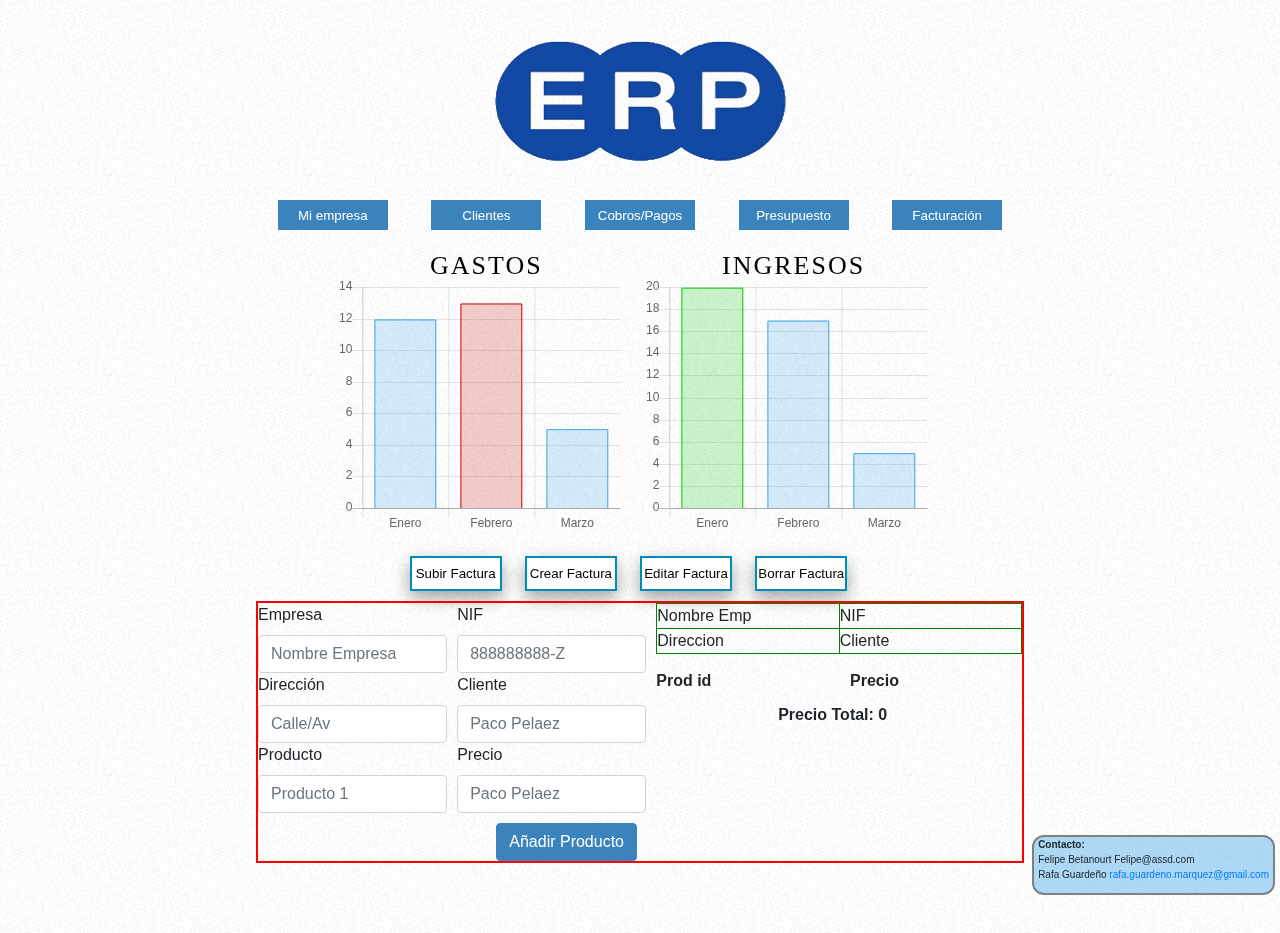
<file: proyectoFinal/index.html>
<!DOCTYPE html>
<html lang="es-ES">
<head>
	<meta charset="UTF-8">
    <title>Gestión de pagos online</title>

   	<link rel="stylesheet" type="text/css" href="bootstrap-4.0.0/dist/css/bootstrap.css">   	
   	<link rel="stylesheet" type="text/css" href="clienteStyle.css">	
   	<link rel="stylesheet" type="text/css" href="style.css">

   	<script src="scripts.js"></script>
	<script src="package/dist/Chart.js" type="text/javascript"></script> 
</head>

<body>
	<header>
		<div id="logo" align="center">
			<!--<font size=15> LOGO </font>-->
			<img src="images/logo.png" alt="logo"  title="logo" width="300px" height="200px">
		</div>
	</header>
	<nav id="menuNav">
		<button id="btnEmpresa" class="btnNav" onclick='contenido("contenidoEmpresa"); activarBoton(this.id);'>Mi empresa</button>
		<button id="btnClientes" class="btnNav" onclick='contenido("contenidoClientes"); activarBoton(this.id);'>Clientes</button>
		<button id="btnCobros/Pagos" class="btnNav" onclick='contenido("contenidoCobrosPagos");activarBoton(this.id);'>Cobros/Pagos</button>
		<button id="btnPresupuesto" class="btnNav" onclick='activarBoton(this.id);'>Presupuesto</button>
		<button id="btnFacturacion" class="btnNav" onclick='contenido("contenidoFacturacion");activarBoton(this.id);''>Facturación</button>
	</nav>
	<section>
		<div id="grafico1">
			<h3>Gastos</h3>
			<canvas id="diagramaBarras1" height="250"></canvas>
			<script>drawDiagramaBarras1();</script>
		</div>
		<div id="grafico2">			
			<h3>Ingresos</h3>
			<canvas id="diagramaBarras2" height="250"></canvas>
			<script>drawDiagramaBarras2();</script>

		</div>
	</section>
	<article id="contenidoArticle">
		<!--Mi empresa-->
		<div id="contenidoEmpresa" class="contenido" >
			<form class="needs-validation" novalidate>
			  <div class="form-row">
			    <div class="col-md-4 mb-3">
			      <label for="nombreEmpresa">Nombre Empresa</label>
			      <input type="text" class="form-control" id="nombreEmpresa" placeholder="Nombre Empresa" value="" required>
			      <div class="valid-tooltip">
			        Looks good!
			      </div>
			    </div>
			    <div class="col-md-4 mb-3">
			      <label for="telefono">Teléfono</label>
			      <input type="text" class="form-control" id="telefono" placeholder="933333333" value="" required>
			      <div class="valid-tooltip">
			        Looks good!
			      </div>
			    </div>
			    <div class="col-md-4 mb-3">
			      <label for="Ciudad">Ciudad</label>
			        <input type="text" class="form-control" id="ciudad" placeholder="Ciudad" required>
			      </div>
			    </div>
			  <div class="form-row">
			    <div class="col-md-6 mb-3">
			      <label for="calle">Calle/Av</label>
			      <input type="text" class="form-control" id="calle" placeholder="Calle/Av" required>
			      <div class="invalid-tooltip">
			        Por favor introduzcauna calle válida.
			      </div>
			    </div>
			    <div class="col-md-3 mb-3">
			      <label for="numero">Numero</label>
			      <input type="text" class="form-control" id="numero" placeholder="Numero" required>
			      <div class="invalid-tooltip">
			        Por favor introduzca un numero válido.
			      </div>
			    </div>
			    <div class="col-md-3 mb-3">
			      <label for="codigoPostal">Codigo Postal</label>
			      <input type="text" class="form-control" id="codigoPostal" placeholder="CP" required>
			      <div class="invalid-tooltip"> 
			      Por favor introduzca un CP válido
			      </div>
			    </div>
			  </div>
			  <button class="btn btn-primary" onclick='guardarEmpresa(document.getElementById("nombreEmpresa").value + " " + document.getElementById("telefono").value + " " + document.getElementById("ciudad").value + " " + document.getElementById("calle").value + " " + document.getElementById("numero").value + " " + document.getElementById("codigoPostal").value)' type="button">Modificar</button>
			</form>
		</div>	
		<!--!fin empresa-->	
		<!-- clientes -->
		<div id="contenidoClientes" class="contenido" >
			<div id="clientes">
				<div class="popup">
					<ul id="listaClientes">
						<lh>Nombre Apellidos / Teléfono</lh>
					</ul>
				</div>
			</div>
			<aside >
				<script>cargarClientes();</script>
				<button class="btnCliente" onclick='addCliente(document.getElementById("clienteInputNombre").value, document.getElementById("clienteInputTelefono").value)'>Añadir Cliente</button>
				<div id="añadirCliente">
					<input id="clienteInputNombre" value="" type="text" placeholder="Nombre Apellidos">
					<input id="clienteInputTelefono" value="" type="text" placeholder="Telefono">
				</div>
			</aside>
		</div>

		<!--fin clientes-->
		<!---cobros/pagos-->
		<div id="contenidoCobrosPagos" class="contenido" >
			<div id="cobrosPagos">
				<div id="formCobrosPagos">
					<form>
						 <div class="form-row">
						    <div class="col">
						    	<label for="mov">Tipo Movimiento</label>
						     	<select class="form-control" id="mov">
							    	<option>Gasto</option>
							     	<option>Ingreso</option>
							   </select>
						    </div>
						    <div class="col">
						    	<label for="unidades">Unidades</label>
						     	<input id="unidades" type="text" class="form-control" placeholder="Unidades">
						    </div>
						    <div class="col">
						    	<label for="precio">Precio/Unidad</label>
						     	<input id="precio" type="text" class="form-control" placeholder="Precio/Unidad">
						    </div>
						    <div class="col">
						    	<label for="mes">Mes</label>
						     	<select class="form-control" id="mes">
							    	<option>Enero</option>
							     	<option>Febrero</option>
							     	<option>Marzo</option>
							   </select>
						    </div>
						 </div>
						 <div id="menuItemsCobrosPagos">
						 	<button class="btnFeo" type="button" onclick='movimiento(document.getElementById("precio").value, document.getElementById("unidades").value, document.getElementById("mes").value, document.getElementById("mov").value)'>Finalizar Movimiento</button>
						 </div>
					</form>
				</div>
			</div>
		</div>
		<!--fin pagos/cobros-->
		<!--facturacion-->
		<div id="contenidoFacturacion" class="contenido" style="display: flex" >
			<nav id="navFact">
				<button id="" class="btnMenu">Subir Factura</button>
				<button id="" class="btnMenu">Crear Factura</button>
				<button id="" class="btnMenu">Editar Factura</button>
				<button id="" class="btnMenu">Borrar Factura</button>
			</nav>
			<div id="facturacion">
				<div id="formFact">
					<form id="formEmpresa" class="needs-validation" novalidate>
					  	<div class="form-row">
						    <div class="col">
						      <label for="Empresa">Empresa</label>
						      <input type="text" class="form-control" id="Empresa" placeholder="Nombre Empresa" value="" required>
						      	<div class="valid-tooltip">
						        	Looks good!
						    	</div>
					   		</div>				    
					    	<div class="col">
					      		<label for="NIF">NIF</label>
					        	<input type="text" class="form-control" id="NIF" placeholder="888888888-Z" required>
					      	</div>
					    </div>
					  	<div class="form-row">
						    <div class="col">
						    	<label for="Direccion">Dirección</label>
						      	<input type="text" class="form-control" id="Direccion" placeholder="Calle/Av" required>
						    </div>
						    <div class="col">
						      	<label for="Cliente">Cliente</label>
						      	<input type="text" class="form-control" id="Cliente" placeholder="Paco Pelaez" required>
						    </div>
			  			</div>
			  			<div class="form-row">
						    <div class="col">
						    	<label for="Producto">Producto</label>
						      	<input type="text" class="form-control" id="Producto" placeholder="Producto 1" required>
						    </div>
						    <div class="col">
						      	<label for="Precio">Precio</label>
						      	<input type="text" class="form-control" id="Precio" placeholder="Paco Pelaez" required>
						    </div>
			  			</div> 
			  						
					</form>
					<div id="divBtnAddProducto" >
							<button class="btn btn-primary" onclick='addEmpresaYProducto("tablaInfo", "tablaProductos")'>Añadir Producto</button>	
					</div> 
					
			  				
				</div>

				<div id="tablaFact">
					<table id="tablaInfo">
						<tr>	
							<td id="facturacionNombreEmpresa">Nombre Emp</td>
							<td id="facturacionNIF">NIF</td>
						</tr>
						<tr>
							<td id="facutracionDireccion">Direccion</td>
							<td id="facturacionCliente">Cliente</td>
						</tr>
						
					</table>
					<table id="tablaProductos">
						<tr>
							<th>Prod id</th>
							<th>Precio</th>
						</tr>
					</table>
					<table id="tablaTotal">
						<tr>
							<th></th>
							<th id="tdPrecioTotal">Precio Total: 0</th>
							<th></th>
						</tr>
					</table>
				</div>
			</div>
		</div>
		<!--fin facturacion-->
	</article>
	<footer>
		<div id="fotr"><p id="contact"><strong>Contacto:</strong><br> Felipe Betanourt Felipe@assd.com <br>Rafa Guardeño <a href="mailto:rafa.guardeno.marquez@gmail.com" target="_blank">rafa.guardeno.marquez@gmail.com</a></p>
		</div>
	</footer>
		
</body>
</html>
</file>
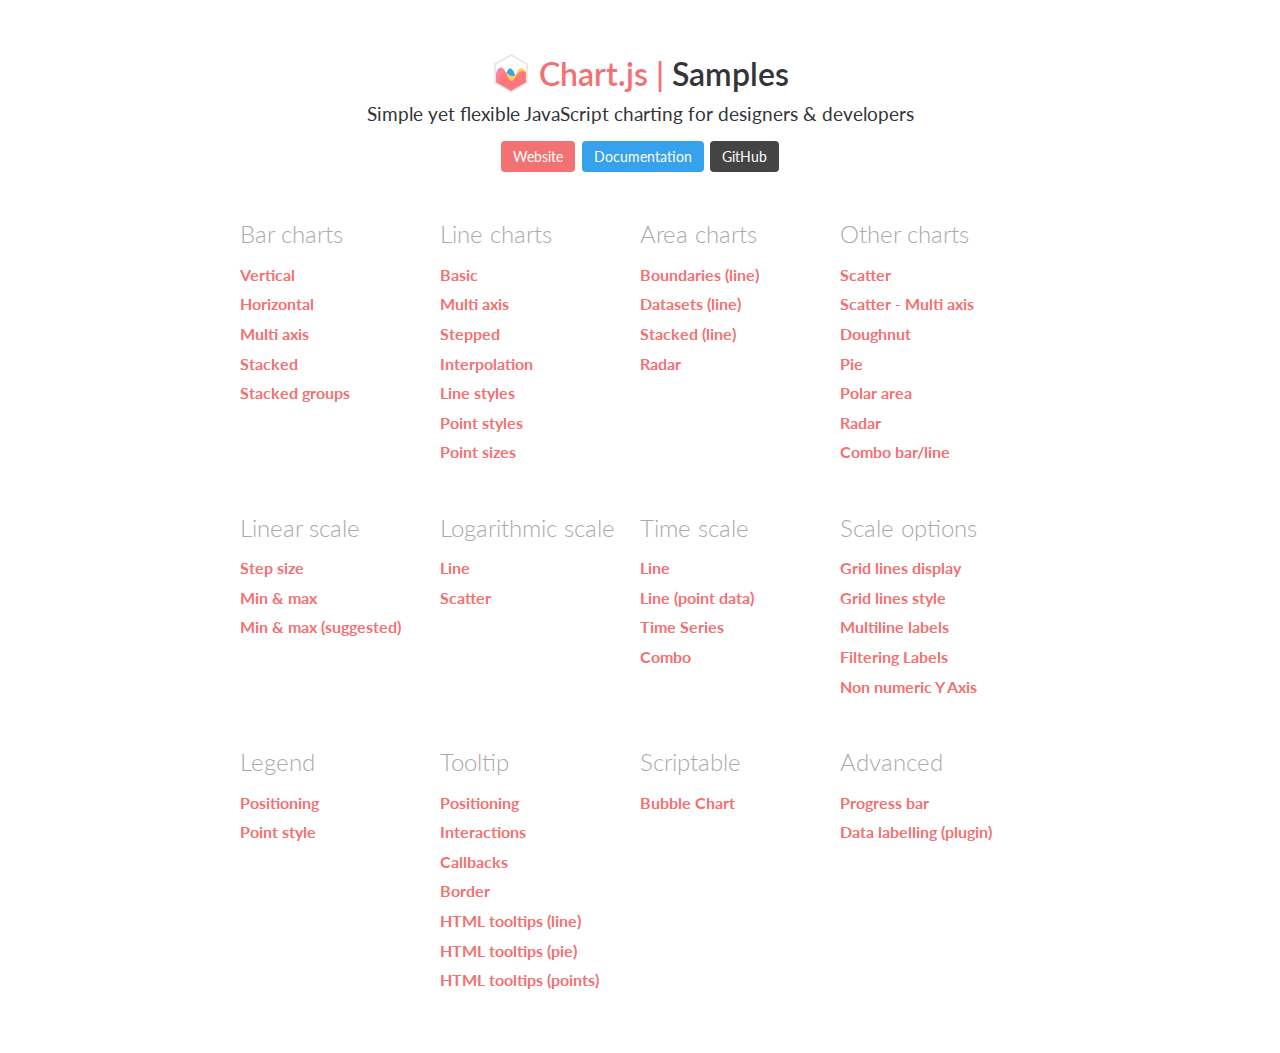
<file: proyectoFinal/package/samples/index.html>
<!DOCTYPE html>
<html lang="en-US">
<head>
	<meta charset="utf-8">
	<meta http-equiv="X-UA-Compatible" content="IE=Edge">
	<meta name="viewport" content="width=device-width, initial-scale=1">
	<link rel="stylesheet" type="text/css" href="style.css">
	<link rel="icon" href="favicon.ico">
	<script src="samples.js"></script>
	<script src="utils.js"></script>
	<title>Chart.js samples</title>
</head>
<body>
	<div class="content">
		<div class="header">
			<div class="chartjs-title">Samples</div>
			<div class="chartjs-caption">Simple yet flexible JavaScript charting for designers &amp; developers</div>
			<div class="chartjs-links">
				<a class="btn btn-chartjs" href="http://www.chartjs.org">Website</a>
				<a class="btn btn-docs" href="http://www.chartjs.org/docs">Documentation</a>
				<a class="btn btn-gh" href="https://github.com/chartjs/Chart.js">GitHub</a>
			</div>
		</div>

		<div id="categories" class="samples-categories"></div>
	</div>

	<script>
		function createCategory(item) {
			var el = document.createElement('div');
			el.className = 'samples-category';
			el.innerHTML =
				'<div class="title">' + item.title + '</div>' +
				'<div class="items"></div>';
			return el;
		}

		function createEntry(item) {
			var el = document.createElement('div');
			el.className = 'samples-entry';
			el.innerHTML = '<a class="title" href="' + item.path + '">' + item.title + '</a>';
			return el;
		}

		var categories = document.getElementById('categories');
		Samples.items.forEach(function(item) {
			var category = createCategory(item);
			var children = category.getElementsByClassName('items')[0];

			(item.items || []).forEach(function(item) {
				children.appendChild(createEntry(item));
			});

			categories.appendChild(category);
		});
	</script>
</body>
</html>
</file>
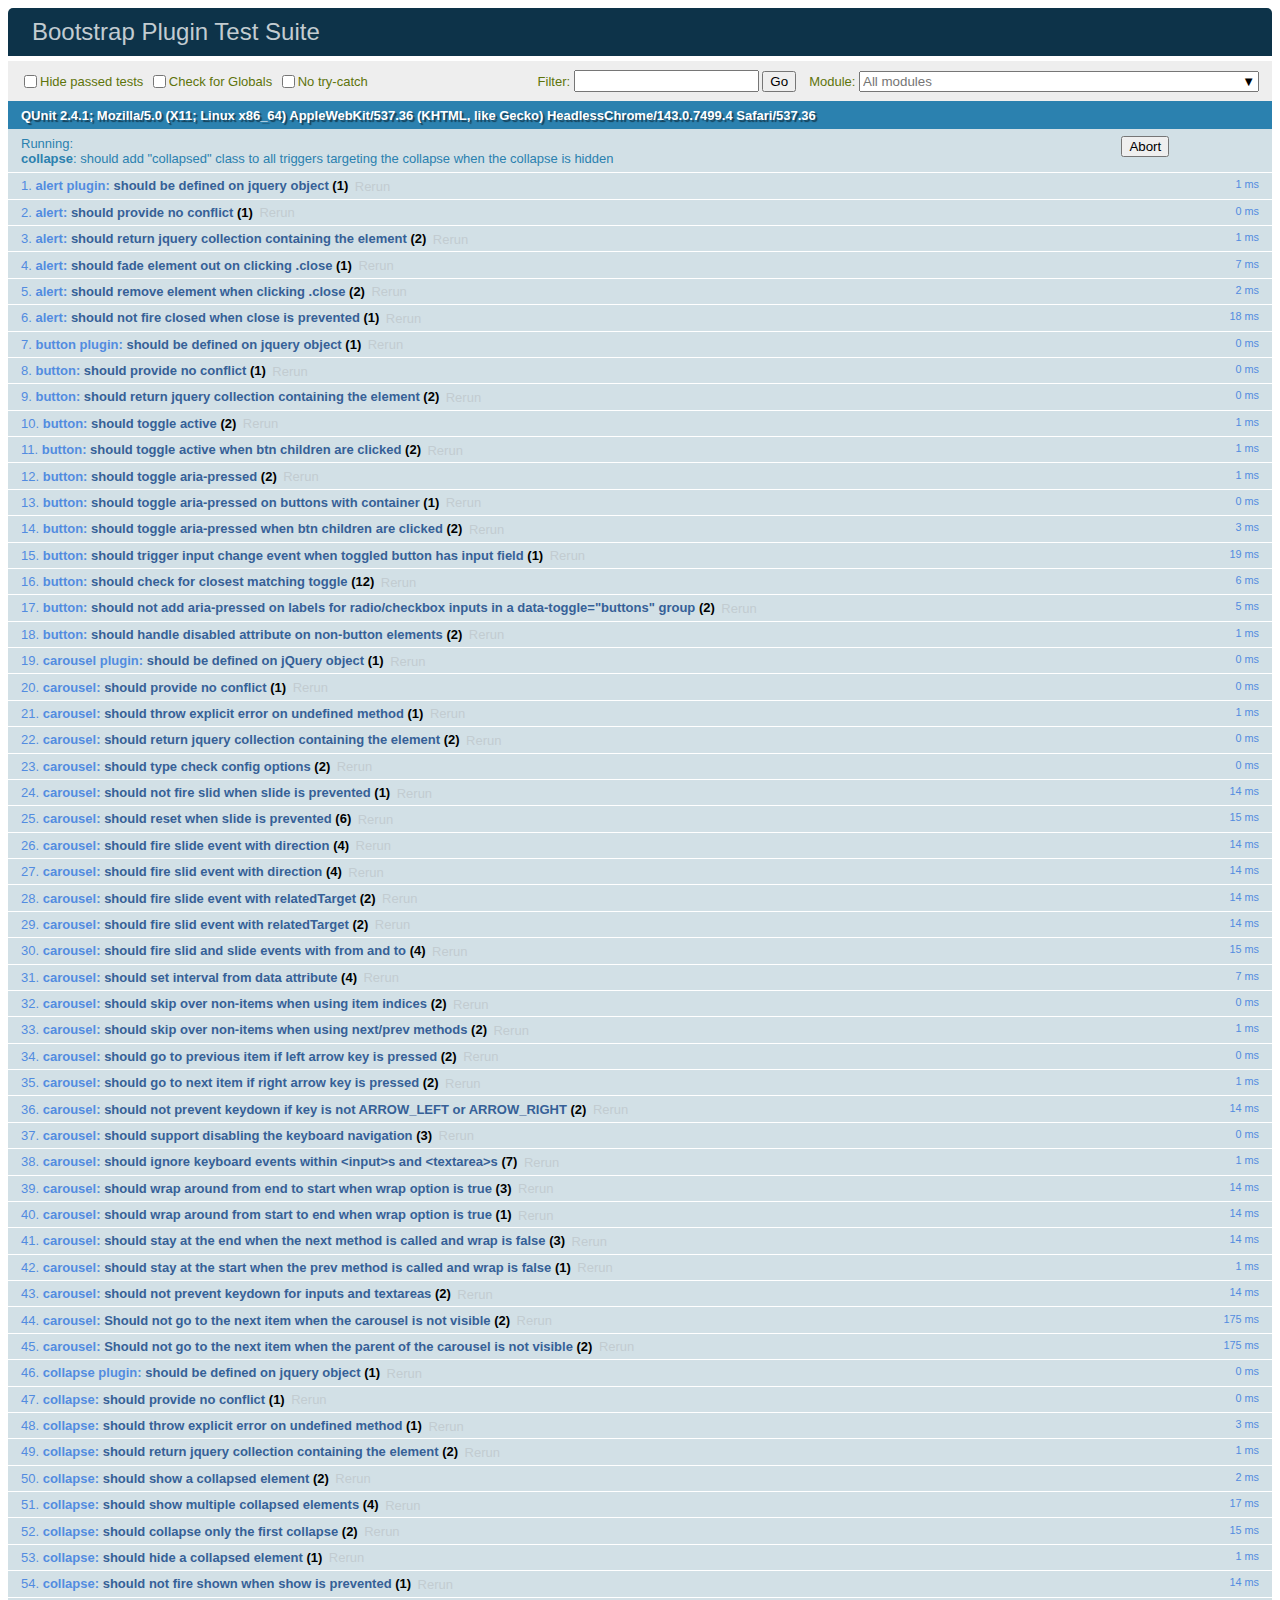
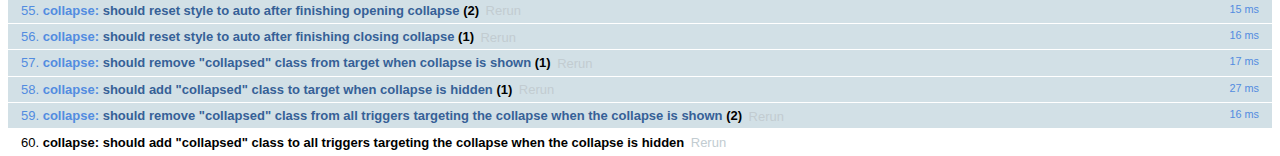
<file: proyectoFinal/bootstrap-4.0.0/js/tests/index.html>
<!doctype html>
<html lang="en">
  <head>
    <meta charset="utf-8">
    <meta name="viewport" content="width=device-width, initial-scale=1, shrink-to-fit=no">
    <title>Bootstrap Plugin Test Suite</title>

    <!-- jQuery -->
    <script>
      (function () {
        var path = '../../assets/js/vendor/jquery-slim.min.js'
        // get jquery param from the query string.
        var jQueryVersion = location.search.match(/[?&]jquery=(.*?)(?=&|$)/)

        // If a version was specified, use that version from our vendor folder
        if (jQueryVersion) {
          path = 'vendor/jquery-' + jQueryVersion[1] + '.min.js'
        }
        document.write('<script src="' + path + '"><\/script>')
      }())
    </script>
    <script src="../../assets/js/vendor/popper.min.js"></script>

    <!-- QUnit -->
    <link rel="stylesheet" href="vendor/qunit.css" media="screen">
    <script src="vendor/qunit.js"></script>

    <script>
      // Disable jQuery event aliases to ensure we don't accidentally use any of them
      [
        'blur',
        'focus',
        'focusin',
        'focusout',
        'resize',
        'scroll',
        'click',
        'dblclick',
        'mousedown',
        'mouseup',
        'mousemove',
        'mouseover',
        'mouseout',
        'mouseenter',
        'mouseleave',
        'change',
        'select',
        'submit',
        'keydown',
        'keypress',
        'keyup',
        'contextmenu'
      ].forEach(function(eventAlias) {
        $.fn[eventAlias] = function() {
          throw new Error('Using the ".' + eventAlias + '()" method is not allowed, so that Bootstrap can be compatible with custom jQuery builds which exclude the "event aliases" module that defines said method. See https://github.com/twbs/bootstrap/blob/master/CONTRIBUTING.md#js')
        }
      })

      // Require assert.expect in each test
      QUnit.config.requireExpects = true

      // See https://github.com/axemclion/grunt-saucelabs#test-result-details-with-qunit
      var log = []
      var testName

      QUnit.done(function(testResults) {
        var tests = []
        for (var i = 0; i < log.length; i++) {
          var details = log[i]
          tests.push({
            name: details.name,
            result: details.result,
            expected: details.expected,
            actual: details.actual,
            source: details.source
          })
        }
        testResults.tests = tests

        window.global_test_results = testResults
      })

      QUnit.testStart(function(testDetails) {
        QUnit.log(function(details) {
          if (!details.result) {
            details.name = testDetails.name
            log.push(details)
          }
        })
      })

      // Display fixture on-screen on iOS to avoid false positives
      // See https://github.com/twbs/bootstrap/pull/15955
      if (/iPhone|iPad|iPod/.test(navigator.userAgent)) {
        QUnit.begin(function() {
          $('#qunit-fixture').css({ top: 0, left: 0 })
        })

        QUnit.done(function() {
          $('#qunit-fixture').css({ top: '', left: '' })
        })
      }
    </script>

    <!-- Transpiled Plugins -->
    <script src="../dist/util.js"></script>
    <script src="../dist/alert.js"></script>
    <script src="../dist/button.js"></script>
    <script src="../dist/carousel.js"></script>
    <script src="../dist/collapse.js"></script>
    <script src="../dist/dropdown.js"></script>
    <script src="../dist/modal.js"></script>
    <script src="../dist/scrollspy.js"></script>
    <script src="../dist/tab.js"></script>
    <script src="../dist/tooltip.js"></script>
    <script src="../dist/popover.js"></script>

    <!-- Unit Tests -->
    <script src="unit/alert.js"></script>
    <script src="unit/button.js"></script>
    <script src="unit/carousel.js"></script>
    <script src="unit/collapse.js"></script>
    <script src="unit/dropdown.js"></script>
    <script src="unit/modal.js"></script>
    <script src="unit/scrollspy.js"></script>
    <script src="unit/tab.js"></script>
    <script src="unit/tooltip.js"></script>
    <script src="unit/popover.js"></script>
    <script src="unit/util.js"></script>
  </head>
  <body>
    <div id="qunit-container">
      <div id="qunit"></div>
      <div id="qunit-fixture"></div>
    </div>
  </body>
</html>
</file>
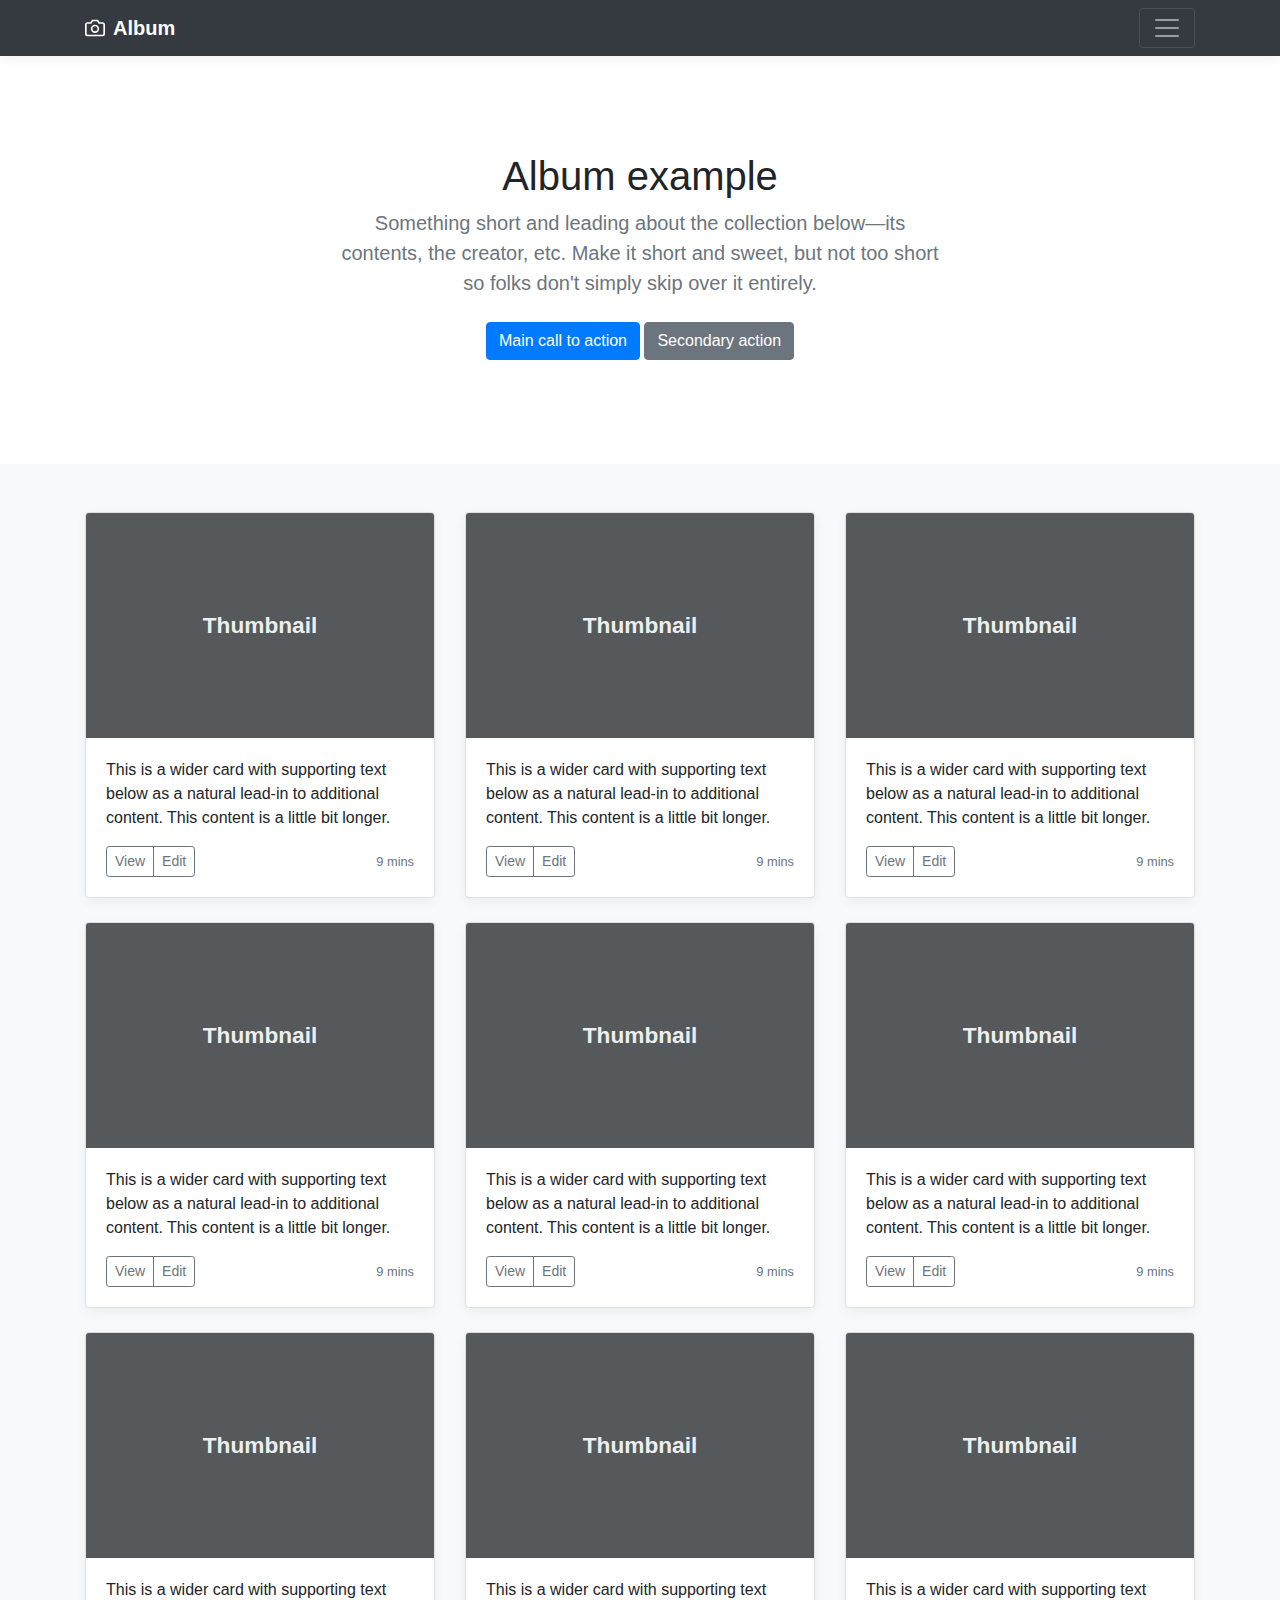
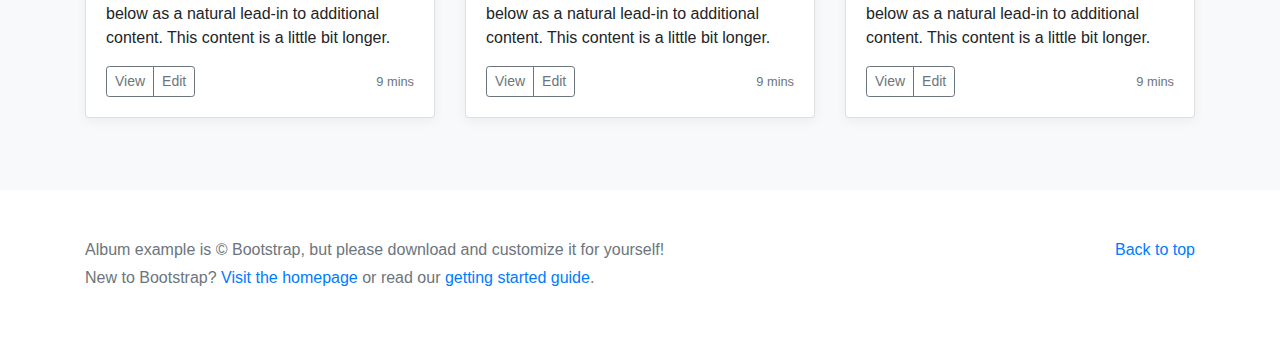
<file: proyectoFinal/bootstrap-4.0.0/docs/4.0/examples/album/index.html>
<!doctype html>
<html lang="en">
  <head>
    <meta charset="utf-8">
    <meta name="viewport" content="width=device-width, initial-scale=1, shrink-to-fit=no">
    <meta name="description" content="">
    <meta name="author" content="">
    <link rel="icon" href="../../../../favicon.ico">

    <title>Album example for Bootstrap</title>

    <!-- Bootstrap core CSS -->
    <link href="../../../../dist/css/bootstrap.min.css" rel="stylesheet">

    <!-- Custom styles for this template -->
    <link href="album.css" rel="stylesheet">
  </head>

  <body>

    <header>
      <div class="collapse bg-dark" id="navbarHeader">
        <div class="container">
          <div class="row">
            <div class="col-sm-8 col-md-7 py-4">
              <h4 class="text-white">About</h4>
              <p class="text-muted">Add some information about the album below, the author, or any other background context. Make it a few sentences long so folks can pick up some informative tidbits. Then, link them off to some social networking sites or contact information.</p>
            </div>
            <div class="col-sm-4 offset-md-1 py-4">
              <h4 class="text-white">Contact</h4>
              <ul class="list-unstyled">
                <li><a href="#" class="text-white">Follow on Twitter</a></li>
                <li><a href="#" class="text-white">Like on Facebook</a></li>
                <li><a href="#" class="text-white">Email me</a></li>
              </ul>
            </div>
          </div>
        </div>
      </div>
      <div class="navbar navbar-dark bg-dark box-shadow">
        <div class="container d-flex justify-content-between">
          <a href="#" class="navbar-brand d-flex align-items-center">
            <svg xmlns="http://www.w3.org/2000/svg" width="20" height="20" viewBox="0 0 24 24" fill="none" stroke="currentColor" stroke-width="2" stroke-linecap="round" stroke-linejoin="round" class="mr-2"><path d="M23 19a2 2 0 0 1-2 2H3a2 2 0 0 1-2-2V8a2 2 0 0 1 2-2h4l2-3h6l2 3h4a2 2 0 0 1 2 2z"></path><circle cx="12" cy="13" r="4"></circle></svg>
            <strong>Album</strong>
          </a>
          <button class="navbar-toggler" type="button" data-toggle="collapse" data-target="#navbarHeader" aria-controls="navbarHeader" aria-expanded="false" aria-label="Toggle navigation">
            <span class="navbar-toggler-icon"></span>
          </button>
        </div>
      </div>
    </header>

    <main role="main">

      <section class="jumbotron text-center">
        <div class="container">
          <h1 class="jumbotron-heading">Album example</h1>
          <p class="lead text-muted">Something short and leading about the collection below—its contents, the creator, etc. Make it short and sweet, but not too short so folks don't simply skip over it entirely.</p>
          <p>
            <a href="#" class="btn btn-primary my-2">Main call to action</a>
            <a href="#" class="btn btn-secondary my-2">Secondary action</a>
          </p>
        </div>
      </section>

      <div class="album py-5 bg-light">
        <div class="container">

          <div class="row">
            <div class="col-md-4">
              <div class="card mb-4 box-shadow">
                <img class="card-img-top" data-src="holder.js/100px225?theme=thumb&bg=55595c&fg=eceeef&text=Thumbnail" alt="Card image cap">
                <div class="card-body">
                  <p class="card-text">This is a wider card with supporting text below as a natural lead-in to additional content. This content is a little bit longer.</p>
                  <div class="d-flex justify-content-between align-items-center">
                    <div class="btn-group">
                      <button type="button" class="btn btn-sm btn-outline-secondary">View</button>
                      <button type="button" class="btn btn-sm btn-outline-secondary">Edit</button>
                    </div>
                    <small class="text-muted">9 mins</small>
                  </div>
                </div>
              </div>
            </div>
            <div class="col-md-4">
              <div class="card mb-4 box-shadow">
                <img class="card-img-top" data-src="holder.js/100px225?theme=thumb&bg=55595c&fg=eceeef&text=Thumbnail" alt="Card image cap">
                <div class="card-body">
                  <p class="card-text">This is a wider card with supporting text below as a natural lead-in to additional content. This content is a little bit longer.</p>
                  <div class="d-flex justify-content-between align-items-center">
                    <div class="btn-group">
                      <button type="button" class="btn btn-sm btn-outline-secondary">View</button>
                      <button type="button" class="btn btn-sm btn-outline-secondary">Edit</button>
                    </div>
                    <small class="text-muted">9 mins</small>
                  </div>
                </div>
              </div>
            </div>
            <div class="col-md-4">
              <div class="card mb-4 box-shadow">
                <img class="card-img-top" data-src="holder.js/100px225?theme=thumb&bg=55595c&fg=eceeef&text=Thumbnail" alt="Card image cap">
                <div class="card-body">
                  <p class="card-text">This is a wider card with supporting text below as a natural lead-in to additional content. This content is a little bit longer.</p>
                  <div class="d-flex justify-content-between align-items-center">
                    <div class="btn-group">
                      <button type="button" class="btn btn-sm btn-outline-secondary">View</button>
                      <button type="button" class="btn btn-sm btn-outline-secondary">Edit</button>
                    </div>
                    <small class="text-muted">9 mins</small>
                  </div>
                </div>
              </div>
            </div>

            <div class="col-md-4">
              <div class="card mb-4 box-shadow">
                <img class="card-img-top" data-src="holder.js/100px225?theme=thumb&bg=55595c&fg=eceeef&text=Thumbnail" alt="Card image cap">
                <div class="card-body">
                  <p class="card-text">This is a wider card with supporting text below as a natural lead-in to additional content. This content is a little bit longer.</p>
                  <div class="d-flex justify-content-between align-items-center">
                    <div class="btn-group">
                      <button type="button" class="btn btn-sm btn-outline-secondary">View</button>
                      <button type="button" class="btn btn-sm btn-outline-secondary">Edit</button>
                    </div>
                    <small class="text-muted">9 mins</small>
                  </div>
                </div>
              </div>
            </div>
            <div class="col-md-4">
              <div class="card mb-4 box-shadow">
                <img class="card-img-top" data-src="holder.js/100px225?theme=thumb&bg=55595c&fg=eceeef&text=Thumbnail" alt="Card image cap">
                <div class="card-body">
                  <p class="card-text">This is a wider card with supporting text below as a natural lead-in to additional content. This content is a little bit longer.</p>
                  <div class="d-flex justify-content-between align-items-center">
                    <div class="btn-group">
                      <button type="button" class="btn btn-sm btn-outline-secondary">View</button>
                      <button type="button" class="btn btn-sm btn-outline-secondary">Edit</button>
                    </div>
                    <small class="text-muted">9 mins</small>
                  </div>
                </div>
              </div>
            </div>
            <div class="col-md-4">
              <div class="card mb-4 box-shadow">
                <img class="card-img-top" data-src="holder.js/100px225?theme=thumb&bg=55595c&fg=eceeef&text=Thumbnail" alt="Card image cap">
                <div class="card-body">
                  <p class="card-text">This is a wider card with supporting text below as a natural lead-in to additional content. This content is a little bit longer.</p>
                  <div class="d-flex justify-content-between align-items-center">
                    <div class="btn-group">
                      <button type="button" class="btn btn-sm btn-outline-secondary">View</button>
                      <button type="button" class="btn btn-sm btn-outline-secondary">Edit</button>
                    </div>
                    <small class="text-muted">9 mins</small>
                  </div>
                </div>
              </div>
            </div>

            <div class="col-md-4">
              <div class="card mb-4 box-shadow">
                <img class="card-img-top" data-src="holder.js/100px225?theme=thumb&bg=55595c&fg=eceeef&text=Thumbnail" alt="Card image cap">
                <div class="card-body">
                  <p class="card-text">This is a wider card with supporting text below as a natural lead-in to additional content. This content is a little bit longer.</p>
                  <div class="d-flex justify-content-between align-items-center">
                    <div class="btn-group">
                      <button type="button" class="btn btn-sm btn-outline-secondary">View</button>
                      <button type="button" class="btn btn-sm btn-outline-secondary">Edit</button>
                    </div>
                    <small class="text-muted">9 mins</small>
                  </div>
                </div>
              </div>
            </div>
            <div class="col-md-4">
              <div class="card mb-4 box-shadow">
                <img class="card-img-top" data-src="holder.js/100px225?theme=thumb&bg=55595c&fg=eceeef&text=Thumbnail" alt="Card image cap">
                <div class="card-body">
                  <p class="card-text">This is a wider card with supporting text below as a natural lead-in to additional content. This content is a little bit longer.</p>
                  <div class="d-flex justify-content-between align-items-center">
                    <div class="btn-group">
                      <button type="button" class="btn btn-sm btn-outline-secondary">View</button>
                      <button type="button" class="btn btn-sm btn-outline-secondary">Edit</button>
                    </div>
                    <small class="text-muted">9 mins</small>
                  </div>
                </div>
              </div>
            </div>
            <div class="col-md-4">
              <div class="card mb-4 box-shadow">
                <img class="card-img-top" data-src="holder.js/100px225?theme=thumb&bg=55595c&fg=eceeef&text=Thumbnail" alt="Card image cap">
                <div class="card-body">
                  <p class="card-text">This is a wider card with supporting text below as a natural lead-in to additional content. This content is a little bit longer.</p>
                  <div class="d-flex justify-content-between align-items-center">
                    <div class="btn-group">
                      <button type="button" class="btn btn-sm btn-outline-secondary">View</button>
                      <button type="button" class="btn btn-sm btn-outline-secondary">Edit</button>
                    </div>
                    <small class="text-muted">9 mins</small>
                  </div>
                </div>
              </div>
            </div>
          </div>
        </div>
      </div>

    </main>

    <footer class="text-muted">
      <div class="container">
        <p class="float-right">
          <a href="#">Back to top</a>
        </p>
        <p>Album example is &copy; Bootstrap, but please download and customize it for yourself!</p>
        <p>New to Bootstrap? <a href="../../">Visit the homepage</a> or read our <a href="../../getting-started/">getting started guide</a>.</p>
      </div>
    </footer>

    <!-- Bootstrap core JavaScript
    ================================================== -->
    <!-- Placed at the end of the document so the pages load faster -->
    <script src="https://code.jquery.com/jquery-3.2.1.slim.min.js" integrity="sha384-KJ3o2DKtIkvYIK3UENzmM7KCkRr/rE9/Qpg6aAZGJwFDMVNA/GpGFF93hXpG5KkN" crossorigin="anonymous"></script>
    <script>window.jQuery || document.write('<script src="../../../../assets/js/vendor/jquery-slim.min.js"><\/script>')</script>
    <script src="../../../../assets/js/vendor/popper.min.js"></script>
    <script src="../../../../dist/js/bootstrap.min.js"></script>
    <script src="../../../../assets/js/vendor/holder.min.js"></script>
  </body>
</html>
</file>
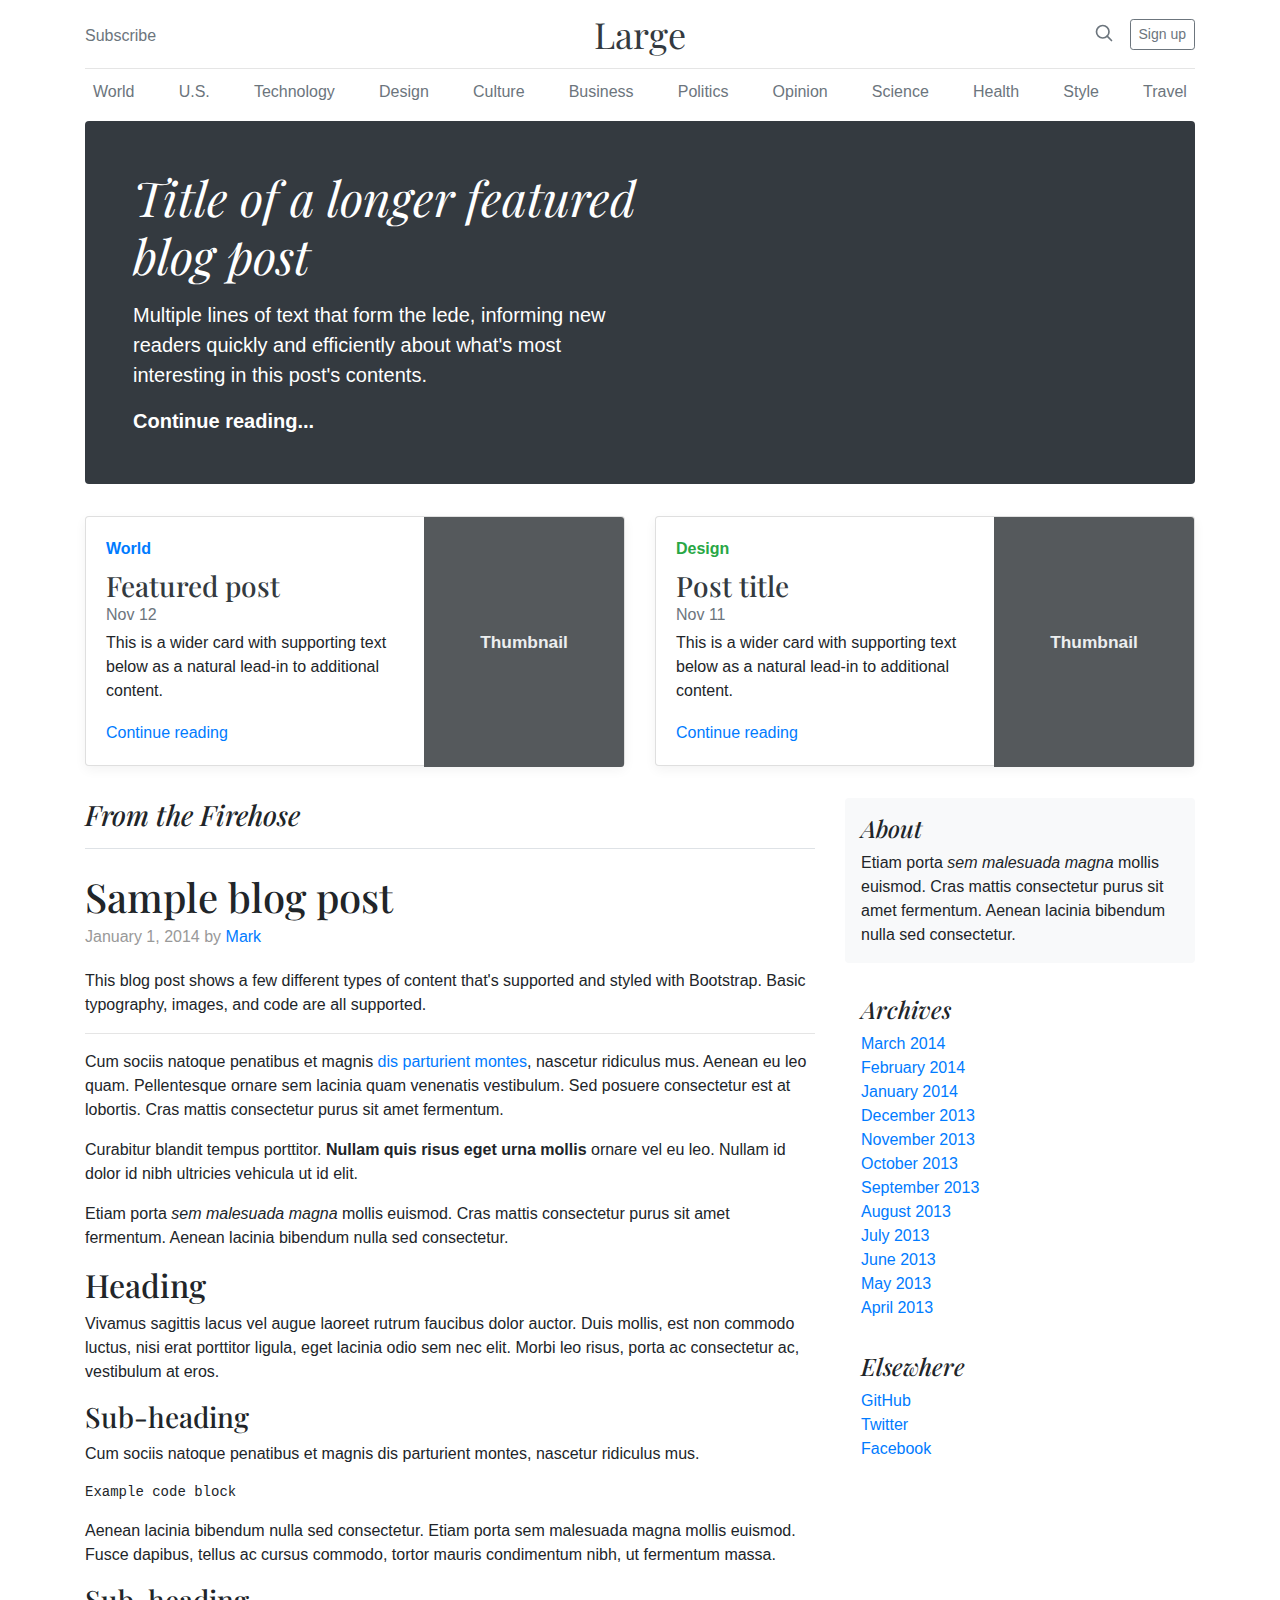
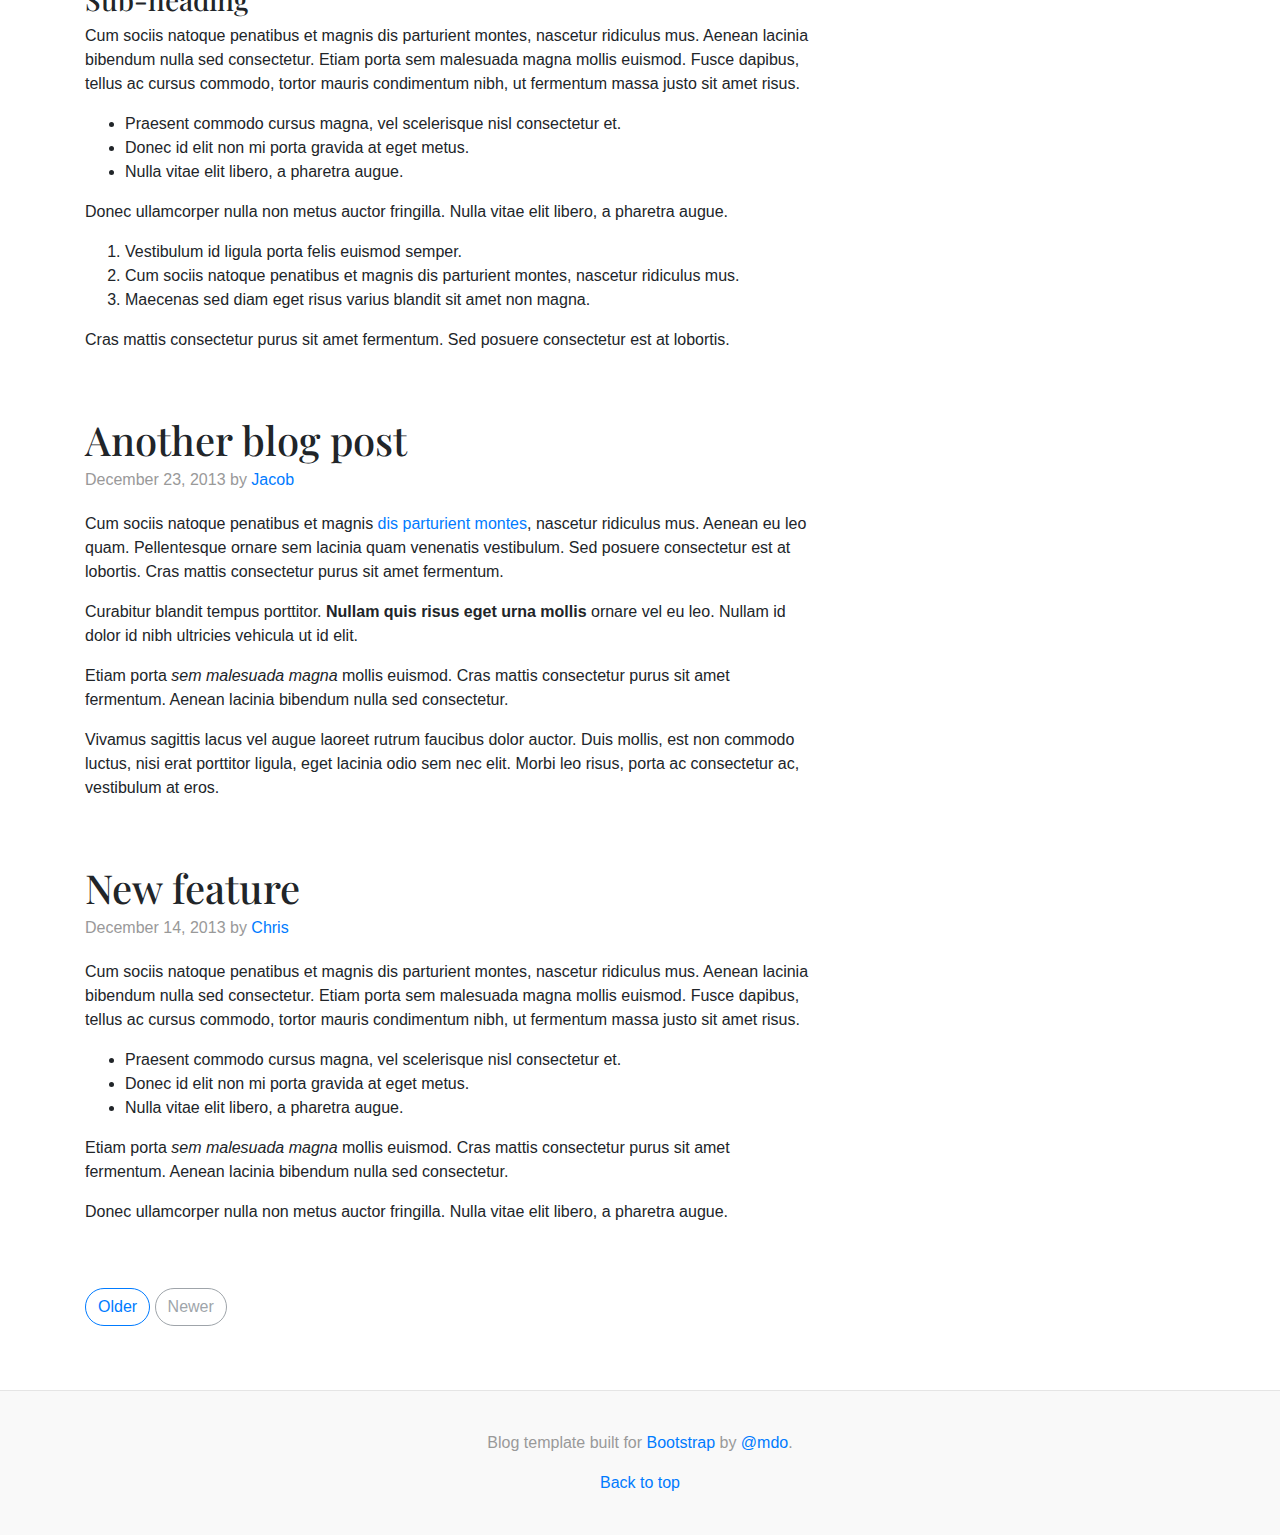
<file: proyectoFinal/bootstrap-4.0.0/docs/4.0/examples/blog/index.html>
<!doctype html>
<html lang="en">
  <head>
    <meta charset="utf-8">
    <meta name="viewport" content="width=device-width, initial-scale=1, shrink-to-fit=no">
    <meta name="description" content="">
    <meta name="author" content="">
    <link rel="icon" href="../../../../favicon.ico">

    <title>Blog Template for Bootstrap</title>

    <!-- Bootstrap core CSS -->
    <link href="../../../../dist/css/bootstrap.min.css" rel="stylesheet">

    <!-- Custom styles for this template -->
    <link href="https://fonts.googleapis.com/css?family=Playfair+Display:700,900" rel="stylesheet">
    <link href="blog.css" rel="stylesheet">
  </head>

  <body>

    <div class="container">
      <header class="blog-header py-3">
        <div class="row flex-nowrap justify-content-between align-items-center">
          <div class="col-4 pt-1">
            <a class="text-muted" href="#">Subscribe</a>
          </div>
          <div class="col-4 text-center">
            <a class="blog-header-logo text-dark" href="#">Large</a>
          </div>
          <div class="col-4 d-flex justify-content-end align-items-center">
            <a class="text-muted" href="#">
              <svg xmlns="http://www.w3.org/2000/svg" width="20" height="20" viewBox="0 0 24 24" fill="none" stroke="currentColor" stroke-width="2" stroke-linecap="round" stroke-linejoin="round" class="mx-3"><circle cx="10.5" cy="10.5" r="7.5"></circle><line x1="21" y1="21" x2="15.8" y2="15.8"></line></svg>
            </a>
            <a class="btn btn-sm btn-outline-secondary" href="#">Sign up</a>
          </div>
        </div>
      </header>

      <div class="nav-scroller py-1 mb-2">
        <nav class="nav d-flex justify-content-between">
          <a class="p-2 text-muted" href="#">World</a>
          <a class="p-2 text-muted" href="#">U.S.</a>
          <a class="p-2 text-muted" href="#">Technology</a>
          <a class="p-2 text-muted" href="#">Design</a>
          <a class="p-2 text-muted" href="#">Culture</a>
          <a class="p-2 text-muted" href="#">Business</a>
          <a class="p-2 text-muted" href="#">Politics</a>
          <a class="p-2 text-muted" href="#">Opinion</a>
          <a class="p-2 text-muted" href="#">Science</a>
          <a class="p-2 text-muted" href="#">Health</a>
          <a class="p-2 text-muted" href="#">Style</a>
          <a class="p-2 text-muted" href="#">Travel</a>
        </nav>
      </div>

      <div class="jumbotron p-3 p-md-5 text-white rounded bg-dark">
        <div class="col-md-6 px-0">
          <h1 class="display-4 font-italic">Title of a longer featured blog post</h1>
          <p class="lead my-3">Multiple lines of text that form the lede, informing new readers quickly and efficiently about what's most interesting in this post's contents.</p>
          <p class="lead mb-0"><a href="#" class="text-white font-weight-bold">Continue reading...</a></p>
        </div>
      </div>

      <div class="row mb-2">
        <div class="col-md-6">
          <div class="card flex-md-row mb-4 box-shadow h-md-250">
            <div class="card-body d-flex flex-column align-items-start">
              <strong class="d-inline-block mb-2 text-primary">World</strong>
              <h3 class="mb-0">
                <a class="text-dark" href="#">Featured post</a>
              </h3>
              <div class="mb-1 text-muted">Nov 12</div>
              <p class="card-text mb-auto">This is a wider card with supporting text below as a natural lead-in to additional content.</p>
              <a href="#">Continue reading</a>
            </div>
            <img class="card-img-right flex-auto d-none d-md-block" data-src="holder.js/200x250?theme=thumb" alt="Card image cap">
          </div>
        </div>
        <div class="col-md-6">
          <div class="card flex-md-row mb-4 box-shadow h-md-250">
            <div class="card-body d-flex flex-column align-items-start">
              <strong class="d-inline-block mb-2 text-success">Design</strong>
              <h3 class="mb-0">
                <a class="text-dark" href="#">Post title</a>
              </h3>
              <div class="mb-1 text-muted">Nov 11</div>
              <p class="card-text mb-auto">This is a wider card with supporting text below as a natural lead-in to additional content.</p>
              <a href="#">Continue reading</a>
            </div>
            <img class="card-img-right flex-auto d-none d-md-block" data-src="holder.js/200x250?theme=thumb" alt="Card image cap">
          </div>
        </div>
      </div>
    </div>

    <main role="main" class="container">
      <div class="row">
        <div class="col-md-8 blog-main">
          <h3 class="pb-3 mb-4 font-italic border-bottom">
            From the Firehose
          </h3>

          <div class="blog-post">
            <h2 class="blog-post-title">Sample blog post</h2>
            <p class="blog-post-meta">January 1, 2014 by <a href="#">Mark</a></p>

            <p>This blog post shows a few different types of content that's supported and styled with Bootstrap. Basic typography, images, and code are all supported.</p>
            <hr>
            <p>Cum sociis natoque penatibus et magnis <a href="#">dis parturient montes</a>, nascetur ridiculus mus. Aenean eu leo quam. Pellentesque ornare sem lacinia quam venenatis vestibulum. Sed posuere consectetur est at lobortis. Cras mattis consectetur purus sit amet fermentum.</p>
            <blockquote>
              <p>Curabitur blandit tempus porttitor. <strong>Nullam quis risus eget urna mollis</strong> ornare vel eu leo. Nullam id dolor id nibh ultricies vehicula ut id elit.</p>
            </blockquote>
            <p>Etiam porta <em>sem malesuada magna</em> mollis euismod. Cras mattis consectetur purus sit amet fermentum. Aenean lacinia bibendum nulla sed consectetur.</p>
            <h2>Heading</h2>
            <p>Vivamus sagittis lacus vel augue laoreet rutrum faucibus dolor auctor. Duis mollis, est non commodo luctus, nisi erat porttitor ligula, eget lacinia odio sem nec elit. Morbi leo risus, porta ac consectetur ac, vestibulum at eros.</p>
            <h3>Sub-heading</h3>
            <p>Cum sociis natoque penatibus et magnis dis parturient montes, nascetur ridiculus mus.</p>
            <pre><code>Example code block</code></pre>
            <p>Aenean lacinia bibendum nulla sed consectetur. Etiam porta sem malesuada magna mollis euismod. Fusce dapibus, tellus ac cursus commodo, tortor mauris condimentum nibh, ut fermentum massa.</p>
            <h3>Sub-heading</h3>
            <p>Cum sociis natoque penatibus et magnis dis parturient montes, nascetur ridiculus mus. Aenean lacinia bibendum nulla sed consectetur. Etiam porta sem malesuada magna mollis euismod. Fusce dapibus, tellus ac cursus commodo, tortor mauris condimentum nibh, ut fermentum massa justo sit amet risus.</p>
            <ul>
              <li>Praesent commodo cursus magna, vel scelerisque nisl consectetur et.</li>
              <li>Donec id elit non mi porta gravida at eget metus.</li>
              <li>Nulla vitae elit libero, a pharetra augue.</li>
            </ul>
            <p>Donec ullamcorper nulla non metus auctor fringilla. Nulla vitae elit libero, a pharetra augue.</p>
            <ol>
              <li>Vestibulum id ligula porta felis euismod semper.</li>
              <li>Cum sociis natoque penatibus et magnis dis parturient montes, nascetur ridiculus mus.</li>
              <li>Maecenas sed diam eget risus varius blandit sit amet non magna.</li>
            </ol>
            <p>Cras mattis consectetur purus sit amet fermentum. Sed posuere consectetur est at lobortis.</p>
          </div><!-- /.blog-post -->

          <div class="blog-post">
            <h2 class="blog-post-title">Another blog post</h2>
            <p class="blog-post-meta">December 23, 2013 by <a href="#">Jacob</a></p>

            <p>Cum sociis natoque penatibus et magnis <a href="#">dis parturient montes</a>, nascetur ridiculus mus. Aenean eu leo quam. Pellentesque ornare sem lacinia quam venenatis vestibulum. Sed posuere consectetur est at lobortis. Cras mattis consectetur purus sit amet fermentum.</p>
            <blockquote>
              <p>Curabitur blandit tempus porttitor. <strong>Nullam quis risus eget urna mollis</strong> ornare vel eu leo. Nullam id dolor id nibh ultricies vehicula ut id elit.</p>
            </blockquote>
            <p>Etiam porta <em>sem malesuada magna</em> mollis euismod. Cras mattis consectetur purus sit amet fermentum. Aenean lacinia bibendum nulla sed consectetur.</p>
            <p>Vivamus sagittis lacus vel augue laoreet rutrum faucibus dolor auctor. Duis mollis, est non commodo luctus, nisi erat porttitor ligula, eget lacinia odio sem nec elit. Morbi leo risus, porta ac consectetur ac, vestibulum at eros.</p>
          </div><!-- /.blog-post -->

          <div class="blog-post">
            <h2 class="blog-post-title">New feature</h2>
            <p class="blog-post-meta">December 14, 2013 by <a href="#">Chris</a></p>

            <p>Cum sociis natoque penatibus et magnis dis parturient montes, nascetur ridiculus mus. Aenean lacinia bibendum nulla sed consectetur. Etiam porta sem malesuada magna mollis euismod. Fusce dapibus, tellus ac cursus commodo, tortor mauris condimentum nibh, ut fermentum massa justo sit amet risus.</p>
            <ul>
              <li>Praesent commodo cursus magna, vel scelerisque nisl consectetur et.</li>
              <li>Donec id elit non mi porta gravida at eget metus.</li>
              <li>Nulla vitae elit libero, a pharetra augue.</li>
            </ul>
            <p>Etiam porta <em>sem malesuada magna</em> mollis euismod. Cras mattis consectetur purus sit amet fermentum. Aenean lacinia bibendum nulla sed consectetur.</p>
            <p>Donec ullamcorper nulla non metus auctor fringilla. Nulla vitae elit libero, a pharetra augue.</p>
          </div><!-- /.blog-post -->

          <nav class="blog-pagination">
            <a class="btn btn-outline-primary" href="#">Older</a>
            <a class="btn btn-outline-secondary disabled" href="#">Newer</a>
          </nav>

        </div><!-- /.blog-main -->

        <aside class="col-md-4 blog-sidebar">
          <div class="p-3 mb-3 bg-light rounded">
            <h4 class="font-italic">About</h4>
            <p class="mb-0">Etiam porta <em>sem malesuada magna</em> mollis euismod. Cras mattis consectetur purus sit amet fermentum. Aenean lacinia bibendum nulla sed consectetur.</p>
          </div>

          <div class="p-3">
            <h4 class="font-italic">Archives</h4>
            <ol class="list-unstyled mb-0">
              <li><a href="#">March 2014</a></li>
              <li><a href="#">February 2014</a></li>
              <li><a href="#">January 2014</a></li>
              <li><a href="#">December 2013</a></li>
              <li><a href="#">November 2013</a></li>
              <li><a href="#">October 2013</a></li>
              <li><a href="#">September 2013</a></li>
              <li><a href="#">August 2013</a></li>
              <li><a href="#">July 2013</a></li>
              <li><a href="#">June 2013</a></li>
              <li><a href="#">May 2013</a></li>
              <li><a href="#">April 2013</a></li>
            </ol>
          </div>

          <div class="p-3">
            <h4 class="font-italic">Elsewhere</h4>
            <ol class="list-unstyled">
              <li><a href="#">GitHub</a></li>
              <li><a href="#">Twitter</a></li>
              <li><a href="#">Facebook</a></li>
            </ol>
          </div>
        </aside><!-- /.blog-sidebar -->

      </div><!-- /.row -->

    </main><!-- /.container -->

    <footer class="blog-footer">
      <p>Blog template built for <a href="https://getbootstrap.com/">Bootstrap</a> by <a href="https://twitter.com/mdo">@mdo</a>.</p>
      <p>
        <a href="#">Back to top</a>
      </p>
    </footer>

    <!-- Bootstrap core JavaScript
    ================================================== -->
    <!-- Placed at the end of the document so the pages load faster -->
    <script src="https://code.jquery.com/jquery-3.2.1.slim.min.js" integrity="sha384-KJ3o2DKtIkvYIK3UENzmM7KCkRr/rE9/Qpg6aAZGJwFDMVNA/GpGFF93hXpG5KkN" crossorigin="anonymous"></script>
    <script>window.jQuery || document.write('<script src="../../../../assets/js/vendor/jquery-slim.min.js"><\/script>')</script>
    <script src="../../../../assets/js/vendor/popper.min.js"></script>
    <script src="../../../../dist/js/bootstrap.min.js"></script>
    <script src="../../../../assets/js/vendor/holder.min.js"></script>
    <script>
      Holder.addTheme('thumb', {
        bg: '#55595c',
        fg: '#eceeef',
        text: 'Thumbnail'
      });
    </script>
  </body>
</html>
</file>
<file: proyectoFinal/clienteStyle.css>
body {
	padding: 0;
}

.popup, .arrow:after {
	background: #3B83BD;
}

.popup {
	display: inline-block;
	position: relative;
	width: 100%;
	-webkit-border-radius: 7px;
	-moz-border-radius: 7px;
	border-radius: 7px;
	padding: 0;
	text-align: center;
	text-indent: 0px;
	color: #FFFFFF;
	text-shadow: #5B5B5B 0px -1px 0px;
	font: 14px/18px "Myriad Pro";
	margin: 20px;
	-webkit-box-shadow: 2px 2px 3px rgba(0,0,0,.4);
	-moz-box-shadow: 2px 2px 3px rgba(0,0,0,.4);
	box-shadow: 2px 2px 3px rgba(0,0,0,.4);
}

.popup p {
	display: block;
	padding: 14px 10px;
	font-size: 14px;
}
.popup ul {
	list-style: none;
	margin: 0;
	padding: 4px 8px;
	-webkit-border-radius: 7px;
	-moz-border-radius: 7px;
	border-radius: 7px;
}

.popup.north,.popup.south,.popup.east,.popup.west {
	-webkit-box-shadow: none;
	-moz-box-shadow: none;
	box-shadow: none;
}

.popup li {
	border-bottom: solid 1px rgba(20,20,20,.4);
	border-top: solid 1px rgba(80,80,80,.4);
	padding: 2px 0 0;
	line-height: 1.6em;
}

.popup li:first-child {
	border-top: none;
	margin-top: 0;
}

.popup li:last-child {
	border-bottom: none;
	margin-bottom: 6px;
}



.popup li:hover {
	//background: -webkit-gradient(linear, left top, left bottom, color-stop(0.2, #4E4E4E), color-stop(1.0, #4A4A4A));

	//background: -webkit-linear-gradient(top, #4E4E4E 18.6%, #4A4A4A 100.0%);
	//background: -moz-linear-gradient(top, #4E4E4E 18.6%, #4A4A4A 100.0%);
	//background: linear-gradient(top, #4E4E4E 18.6%, #4A4A4A 100.0%);
	background-color: rgb(255, 255, 255);
	color: black;
}



/* -----------------------------------------------------
	Arrows
----------------------------------------------------- */

.arrow {
	overflow: hidden;
	position: absolute;
}
.arrow:after {
	content: "";
	position: absolute;
	width: 27px;
	height: 28px;
	-webkit-transform: rotate(45deg);
	-moz-transform:		rotate(45deg);
	-ms-transform:		 rotate(45deg);
	-o-transform:			rotate(45deg);
}

.north .arrow,.south .arrow {
	display: block;
	width: 28px;
	height: 18px;
	left: 50%;
	margin-left: -18px;
}

.north .arrow {
	top: -18px;
	left: 50%;
	margin-left: -13px;*/
}

.north .arrow:after {
	top: 10px;
}

.south .arrow {
	bottom: -18px;
}

.south .arrow:after {
	bottom: 10px;
}

.east .arrow,.west .arrow {
	display: block;
	width: 18px;
	height: 28px;
	top: 55%;
}

.east .arrow {
	right: 13px;
	margin-top: -18px;
	right: -18px;
}

.east .arrow:after {
	right: 10px;
}

.west .arrow {
	margin-top: -18px;
	left: -18px;
}

.west .arrow:after {
	left: 10px;
}

/* -----------------------------------------------------
	Modifiers
----------------------------------------------------- */
	
.left, .left li,.left li a { text-align: left; text-indent:10px; }
.nodivider li { border: none !important; }
.compact li a { margin: 0; }
.compact.nodivider li a { margin: 2px 0 0; }
.compact ul { padding-top: 7px; }
</file>
<file: proyectoFinal/style.css>
* {
  margin: 0px;
  padding: 0px;
}
html {
  width: 100%;
  min-width: 1200px;
  max-width: 1500px;
  min-height: 600px;
}
body {
  font-family: Verdana, Geneva, sans-serif; 
  display: flex;
  flex-direction: column;
  width: 100%;
  min-height: 600px;
  background-image: url("images/noise.jpg");  
  align-items: center;
  //border: 3px solid green;
}

#clientes{
  display: flex;
  justify-content: center;
}
#contenidoPrincipal {
  display: inherit;
  width: 100%;
  align-items: inherit;
  flex-direction: inherit;
  overflow-y: auto;
}

header {
  width: 60%;
  display: flex;
  justify-content: center;
  //border: 3px solid black;
}
#logo{  
  width: 100%;
}
nav { 
  display: flex;
  margin-top: 0px;
  justify-content: space-around;
  width: 60%;
  //border: 3px solid blue;
}
aside {
  width: 20%;
  margin-top: 30px;
  display: flex;
  flex-direction: column; 
  align-items: center;
  //border: 3px solid green;
  justify-content: flex-start;

}
#menuItemsCobrosPagos {
  width: 100%;
  display: flex;
  justify-content: flex-end;
  margin-top: 10px;
}
.btnFeo:not(:last-child) {
  margin-right: 10px;
}
form {
  width: 100%;
}

#cobrosPagos {
  margin-top: 10px;
}
#cobrosPagos, #formCobrosPagos {
  width: 100%;
  display: flex;
  justify-content: center;
}
#imagenGrafico1, #imagenGrafico2 {  
  width: 100%;
  height: 100%;
  //border: 3px solid green;

}
section {
  display: flex;
  width: 60%;
  margin-top: 20px;
  //border: 3px solid red;
  overflow-y: auto;
  justify-content: center;
}
#grafico1, #grafico2 {
  width: 40%; 
  display: flex;
  flex-direction: column;
  align-items: center;
}

#grafico1 {
  //border: 3px solid blue;
}

#grafico2 {
  //border: 3px solid black;
}


.btnMenu, .btnCliente {
  width: 110px;
  height: 35px;
  margin-right: 23px;
  transition-duration: 0.4s;
  background-color: white;    
  border-left: 2px solid #008CBA; 
  border-right: 2px solid #008CBA; 
  border-bottom: 2px solid #008CBA;
  text-align: center;
  text-decoration: none;
  cursor: pointer;
  box-shadow: 0 8px 16px 0 rgba(0,0,0,0.2), 0 6px 20px 0 rgba(0,0,0,0.19);
}

.btnMenu:hover {   
  cursor: pointer;
  background-color: #008CBA;
  color: white;
}

.btnCliente:hover {
  background-color: #008CBA;
  color: white;
}
.btnMenu, .btnCliente{
  border-top: 2px solid #008CBA; 
}

.btnNav, .btnActivo{
  width: 110px;
  height: 30px;
  cursor: pointer;
  text-align: center;
  transition-duration: 0.4s;
  background-color: #3B83BD;
  color: white;
  border: 2px solid #3B83BD;
}

.btnNav:hover, .btnActivo {
  background-color: white;
  color: black;
}


//diagrama barras
.diagramaBarras {
  display: flex;
  width: 100%;
  height: 100%;
  //border: 3px solid black;
  justify-content: center;
  align-items: flex-start;
}

.barra {
  border: 2px solid rgb(18, 73, 164);
}
h3 {
  font-family:  'Hoefler Text', Georgia, 'Times New Roman', serif;
  font-weight: normal;
    font-size: 26px;
  letter-spacing: 2px;
  margin:0px;
  text-align: center;
  text-transform: uppercase;
  color: black;
}

article {
  width: 60%;
  display: flex;
  justify-content: center;
  //border: 3px solid maroon;
}

#contenidoEmpresa, #contenidoClientes, #contenidoFacturacion, #contenidoCobrosPagos{
  width: 100%;
  display: none;
  justify-content: center;
  margin-top: 20px;
  //border: 2px solid black;
}

#contenidoFacturacion {
  flex-direction: column;
  align-items: center;
}

.popup lh {
  color: black  ;
}

footer {
  width: 100%;
  display: flex;
  position: sticky;
  justify-content: flex-end;
  float: right;
  bottom: 0px;
  padding-right: 5px;
  //border: 3px solid blue;
  z-index: -5;
}
#btnAddProduct {
  width: 20%;
  position
}

#fotr {
  background-color: rgba(54, 162, 235, 0.4);
  border: 2px solid grey;
  border-radius: 12px;
  font-size: 10px;
  padding-left: 4px;
  padding-right: 4px;
  display: flex;
  justify-content: center;
  height: 60px;
  margin-bottom: 5px;
  margin-top: 5px;
  bottom: 0px;
}


#facturacion {
  width: 100%;
  display: flex;
  border: 2px solid red;
  margin-top: 10px;
}


#divBtnAddProducto{
  width: 150px;
  float: right;
  padding-right: 10px;
  padding-top: 10px;
}

#tablaFact {
  width: 60%;
  padding-left: 10px;
}

table {
  width: 100%;
}

td {
  width: 50%;
  border: 1px solid green;
}

#tablaProductos {
  margin-top: 15px;
}

#tablaTotal {
  margin-top: 10px;
}

#tablaTotal tr th {
  width: 33%;
}
</file>
<file: proyectoFinal/bootstrap-4.0.0/docs/4.0/examples/album/album.css>
:root {
  --jumbotron-padding-y: 3rem;
}

.jumbotron {
  padding-top: var(--jumbotron-padding-y);
  padding-bottom: var(--jumbotron-padding-y);
  margin-bottom: 0;
  background-color: #fff;
}
@media (min-width: 768px) {
  .jumbotron {
    padding-top: calc(var(--jumbotron-padding-y) * 2);
    padding-bottom: calc(var(--jumbotron-padding-y) * 2);
  }
}

.jumbotron p:last-child {
  margin-bottom: 0;
}

.jumbotron-heading {
  font-weight: 300;
}

.jumbotron .container {
  max-width: 40rem;
}

footer {
  padding-top: 3rem;
  padding-bottom: 3rem;
}

footer p {
  margin-bottom: .25rem;
}

.box-shadow { box-shadow: 0 .25rem .75rem rgba(0, 0, 0, .05); }
</file>
<file: proyectoFinal/bootstrap-4.0.0/docs/4.0/examples/blog/blog.css>
/* stylelint-disable selector-list-comma-newline-after */

.blog-header {
  line-height: 1;
  border-bottom: 1px solid #e5e5e5;
}

.blog-header-logo {
  font-family: "Playfair Display", Georgia, "Times New Roman", serif;
  font-size: 2.25rem;
}

.blog-header-logo:hover {
  text-decoration: none;
}

h1, h2, h3, h4, h5, h6 {
  font-family: "Playfair Display", Georgia, "Times New Roman", serif;
}

.display-4 {
  font-size: 2.5rem;
}
@media (min-width: 768px) {
  .display-4 {
    font-size: 3rem;
  }
}

.nav-scroller {
  position: relative;
  z-index: 2;
  height: 2.75rem;
  overflow-y: hidden;
}

.nav-scroller .nav {
  display: -webkit-box;
  display: -ms-flexbox;
  display: flex;
  -ms-flex-wrap: nowrap;
  flex-wrap: nowrap;
  padding-bottom: 1rem;
  margin-top: -1px;
  overflow-x: auto;
  text-align: center;
  white-space: nowrap;
  -webkit-overflow-scrolling: touch;
}

.nav-scroller .nav-link {
  padding-top: .75rem;
  padding-bottom: .75rem;
  font-size: .875rem;
}

.card-img-right {
  height: 100%;
  border-radius: 0 3px 3px 0;
}

.flex-auto {
  -ms-flex: 0 0 auto;
  -webkit-box-flex: 0;
  flex: 0 0 auto;
}

.h-250 { height: 250px; }
@media (min-width: 768px) {
  .h-md-250 { height: 250px; }
}

.border-top { border-top: 1px solid #e5e5e5; }
.border-bottom { border-bottom: 1px solid #e5e5e5; }

.box-shadow { box-shadow: 0 .25rem .75rem rgba(0, 0, 0, .05); }

/*
 * Blog name and description
 */
.blog-title {
  margin-bottom: 0;
  font-size: 2rem;
  font-weight: 400;
}
.blog-description {
  font-size: 1.1rem;
  color: #999;
}

@media (min-width: 40em) {
  .blog-title {
    font-size: 3.5rem;
  }
}

/* Pagination */
.blog-pagination {
  margin-bottom: 4rem;
}
.blog-pagination > .btn {
  border-radius: 2rem;
}

/*
 * Blog posts
 */
.blog-post {
  margin-bottom: 4rem;
}
.blog-post-title {
  margin-bottom: .25rem;
  font-size: 2.5rem;
}
.blog-post-meta {
  margin-bottom: 1.25rem;
  color: #999;
}

/*
 * Footer
 */
.blog-footer {
  padding: 2.5rem 0;
  color: #999;
  text-align: center;
  background-color: #f9f9f9;
  border-top: .05rem solid #e5e5e5;
}
.blog-footer p:last-child {
  margin-bottom: 0;
}
</file>
<file: proyectoFinal/package/samples/style.css>
@import url('https://maxcdn.bootstrapcdn.com/font-awesome/4.7.0/css/font-awesome.min.css');
@import url('https://fonts.googleapis.com/css?family=Lato:100,300,400,700,900');

body, html {
	color: #333538;
	font-family: 'Lato', sans-serif;
	line-height: 1.6;
	padding: 0;
	margin: 0;
}

a {
	color: #f27173;
	text-decoration: none;
}

a:hover {
	color: #e25f5f;
	text-decoration: underline;
}

.content {
	max-width: 800px;
	margin: auto;
	padding: 16px 32px;
}

.header {
	text-align: center;
	padding: 32px 0;
}

.wrapper {
	min-height: 400px;
	padding: 16px 0;
	position: relative;
}

.wrapper.col-2 {
	display: inline-block;
	min-height: 256px;
	width: 49%;
}

@media (max-width: 400px) {
	.wrapper.col-2 {
		width: 100%
	}
}

.wrapper canvas {
	-moz-user-select: none;
	-webkit-user-select: none;
	-ms-user-select: none;
}

.toolbar {
	display: flex;
}

.toolbar > * {
	margin: 0 8px 0 0;
}

.btn {
	background-color: #aaa;
	border-radius: 4px;
	color: white;
	padding: 0.25rem 0.75rem;
}

.btn .fa {
	font-size: 1rem;
}

.btn:hover {
	background-color: #888;
	color: white;
	text-decoration: none;
}

.btn-chartjs { background-color: #f27173; }
.btn-chartjs:hover { background-color: #e25f5f; }
.btn-docs:hover { background-color: #2793db; }
.btn-docs { background-color: #36A2EB; }
.btn-docs:hover { background-color: #2793db; }
.btn-gh { background-color: #444; }
.btn-gh:hover { background-color: #333; }

.btn-on {
	border-style: inset;
}

.chartjs-title {
	font-size: 2rem;
	font-weight: 600;
	white-space: nowrap;
}

.chartjs-title::before {
	background-image: url(logo.svg);
	background-position: left center;
	background-repeat: no-repeat;
	background-size: 40px;
	content: 'Chart.js | ';
	color: #f27173;
	font-weight: 600;
	padding-left: 48px;
}

.chartjs-caption {
	font-size: 1.2rem;
}

.chartjs-links {
	display: flex;
	justify-content: center;
	padding: 8px 0;
}

.chartjs-links a {
	align-items: center;
	display: flex;
	font-size: 0.9rem;
	margin: 0.2rem;
}

.chartjs-links .fa:before {
	margin-right: 0.5em;
}

.samples-category {
	display: inline-block;
	margin-bottom: 32px;
	vertical-align: top;
	width: 25%;
}

.samples-category > .title {
	color: #aaa;
	font-weight: 300;
	font-size: 1.5rem;
}

.samples-category:hover > .title {
	color: black;
}

.samples-category > .items {
	padding: 8px 0;
}

.samples-entry {
	padding: 0 0 4px 0;
}

.samples-entry > .title {
	font-weight: 700;
}

@media (max-width: 640px) {
	.samples-category { width: 33%; }
}

@media (max-width: 512px) {
	.samples-category { width: 50%; }
}

@media (max-width: 420px) {
	.chartjs-caption { font-size: 1.05rem; }
	.chartjs-title::before { content: ''; }
	.chartjs-links a { flex-direction: column; }
	.chartjs-links .fa { margin: 0 }
	.samples-category { width: 100%; }
}

.analyser table {
	color: #333;
	font-size: 0.9rem;
	margin: 8px 0;
	width: 100%
}

.analyser th {
	background-color: #f0f0f0;
	padding: 2px;
}

.analyser td {
	padding: 2px;
	text-align: center;
}
</file>
<file: proyectoFinal/bootstrap-4.0.0/js/tests/vendor/qunit.css>
/*!
 * QUnit 2.4.1
 * https://qunitjs.com/
 *
 * Copyright jQuery Foundation and other contributors
 * Released under the MIT license
 * https://jquery.org/license
 *
 * Date: 2017-10-22T05:12Z
 */

/** Font Family and Sizes */

#qunit-tests, #qunit-header, #qunit-banner, #qunit-testrunner-toolbar, #qunit-filteredTest, #qunit-userAgent, #qunit-testresult {
	font-family: "Helvetica Neue Light", "HelveticaNeue-Light", "Helvetica Neue", Calibri, Helvetica, Arial, sans-serif;
}

#qunit-testrunner-toolbar, #qunit-filteredTest, #qunit-userAgent, #qunit-testresult, #qunit-tests li { font-size: small; }
#qunit-tests { font-size: smaller; }


/** Resets */

#qunit-tests, #qunit-header, #qunit-banner, #qunit-filteredTest, #qunit-userAgent, #qunit-testresult, #qunit-modulefilter {
	margin: 0;
	padding: 0;
}


/** Header (excluding toolbar) */

#qunit-header {
	padding: 0.5em 0 0.5em 1em;

	color: #8699A4;
	background-color: #0D3349;

	font-size: 1.5em;
	line-height: 1em;
	font-weight: 400;

	border-radius: 5px 5px 0 0;
}

#qunit-header a {
	text-decoration: none;
	color: #C2CCD1;
}

#qunit-header a:hover,
#qunit-header a:focus {
	color: #FFF;
}

#qunit-banner {
	height: 5px;
}

#qunit-filteredTest {
	padding: 0.5em 1em 0.5em 1em;
	color: #366097;
	background-color: #F4FF77;
}

#qunit-userAgent {
	padding: 0.5em 1em 0.5em 1em;
	color: #FFF;
	background-color: #2B81AF;
	text-shadow: rgba(0, 0, 0, 0.5) 2px 2px 1px;
}


/** Toolbar */

#qunit-testrunner-toolbar {
	padding: 0.5em 1em 0.5em 1em;
	color: #5E740B;
	background-color: #EEE;
}

#qunit-testrunner-toolbar .clearfix {
	height: 0;
	clear: both;
}

#qunit-testrunner-toolbar label {
	display: inline-block;
}

#qunit-testrunner-toolbar input[type=checkbox],
#qunit-testrunner-toolbar input[type=radio] {
	margin: 3px;
	vertical-align: -2px;
}

#qunit-testrunner-toolbar input[type=text] {
	box-sizing: border-box;
	height: 1.6em;
}

.qunit-url-config,
.qunit-filter,
#qunit-modulefilter {
	display: inline-block;
	line-height: 2.1em;
}

.qunit-filter,
#qunit-modulefilter {
	float: right;
	position: relative;
	margin-left: 1em;
}

.qunit-url-config label {
	margin-right: 0.5em;
}

#qunit-modulefilter-search {
	box-sizing: border-box;
	width: 400px;
}

#qunit-modulefilter-search-container:after {
	position: absolute;
	right: 0.3em;
	content: "\25bc";
	color: black;
}

#qunit-modulefilter-dropdown {
	/* align with #qunit-modulefilter-search */
	box-sizing: border-box;
	width: 400px;
	position: absolute;
	right: 0;
	top: 50%;
	margin-top: 0.8em;

	border: 1px solid #D3D3D3;
	border-top: none;
	border-radius: 0 0 .25em .25em;
	color: #000;
	background-color: #F5F5F5;
	z-index: 99;
}

#qunit-modulefilter-dropdown a {
	color: inherit;
	text-decoration: none;
}

#qunit-modulefilter-dropdown .clickable.checked {
	font-weight: bold;
	color: #000;
	background-color: #D2E0E6;
}

#qunit-modulefilter-dropdown .clickable:hover {
	color: #FFF;
	background-color: #0D3349;
}

#qunit-modulefilter-actions {
	display: block;
	overflow: auto;

	/* align with #qunit-modulefilter-dropdown-list */
	font: smaller/1.5em sans-serif;
}

#qunit-modulefilter-dropdown #qunit-modulefilter-actions > * {
	box-sizing: border-box;
	max-height: 2.8em;
	display: block;
	padding: 0.4em;
}

#qunit-modulefilter-dropdown #qunit-modulefilter-actions > button {
	float: right;
	font: inherit;
}

#qunit-modulefilter-dropdown #qunit-modulefilter-actions > :last-child {
	/* insert padding to align with checkbox margins */
	padding-left: 3px;
}

#qunit-modulefilter-dropdown-list {
	max-height: 200px;
	overflow-y: auto;
	margin: 0;
	border-top: 2px groove threedhighlight;
	padding: 0.4em 0 0;
	font: smaller/1.5em sans-serif;
}

#qunit-modulefilter-dropdown-list li {
	white-space: nowrap;
	overflow: hidden;
	text-overflow: ellipsis;
}

#qunit-modulefilter-dropdown-list .clickable {
	display: block;
	padding-left: 0.15em;
}


/** Tests: Pass/Fail */

#qunit-tests {
	list-style-position: inside;
}

#qunit-tests li {
	padding: 0.4em 1em 0.4em 1em;
	border-bottom: 1px solid #FFF;
	list-style-position: inside;
}

#qunit-tests > li {
	display: none;
}

#qunit-tests li.running,
#qunit-tests li.pass,
#qunit-tests li.fail,
#qunit-tests li.skipped,
#qunit-tests li.aborted {
	display: list-item;
}

#qunit-tests.hidepass {
	position: relative;
}

#qunit-tests.hidepass li.running,
#qunit-tests.hidepass li.pass:not(.todo) {
	visibility: hidden;
	position: absolute;
	width:   0;
	height:  0;
	padding: 0;
	border:  0;
	margin:  0;
}

#qunit-tests li strong {
	cursor: pointer;
}

#qunit-tests li.skipped strong {
	cursor: default;
}

#qunit-tests li a {
	padding: 0.5em;
	color: #C2CCD1;
	text-decoration: none;
}

#qunit-tests li p a {
	padding: 0.25em;
	color: #6B6464;
}
#qunit-tests li a:hover,
#qunit-tests li a:focus {
	color: #000;
}

#qunit-tests li .runtime {
	float: right;
	font-size: smaller;
}

.qunit-assert-list {
	margin-top: 0.5em;
	padding: 0.5em;

	background-color: #FFF;

	border-radius: 5px;
}

.qunit-source {
	margin: 0.6em 0 0.3em;
}

.qunit-collapsed {
	display: none;
}

#qunit-tests table {
	border-collapse: collapse;
	margin-top: 0.2em;
}

#qunit-tests th {
	text-align: right;
	vertical-align: top;
	padding: 0 0.5em 0 0;
}

#qunit-tests td {
	vertical-align: top;
}

#qunit-tests pre {
	margin: 0;
	white-space: pre-wrap;
	word-wrap: break-word;
}

#qunit-tests del {
	color: #374E0C;
	background-color: #E0F2BE;
	text-decoration: none;
}

#qunit-tests ins {
	color: #500;
	background-color: #FFCACA;
	text-decoration: none;
}

/*** Test Counts */

#qunit-tests b.counts                       { color: #000; }
#qunit-tests b.passed                       { color: #5E740B; }
#qunit-tests b.failed                       { color: #710909; }

#qunit-tests li li {
	padding: 5px;
	background-color: #FFF;
	border-bottom: none;
	list-style-position: inside;
}

/*** Passing Styles */

#qunit-tests li li.pass {
	color: #3C510C;
	background-color: #FFF;
	border-left: 10px solid #C6E746;
}

#qunit-tests .pass                          { color: #528CE0; background-color: #D2E0E6; }
#qunit-tests .pass .test-name               { color: #366097; }

#qunit-tests .pass .test-actual,
#qunit-tests .pass .test-expected           { color: #999; }

#qunit-banner.qunit-pass                    { background-color: #C6E746; }

/*** Failing Styles */

#qunit-tests li li.fail {
	color: #710909;
	background-color: #FFF;
	border-left: 10px solid #EE5757;
	white-space: pre;
}

#qunit-tests > li:last-child {
	border-radius: 0 0 5px 5px;
}

#qunit-tests .fail                          { color: #000; background-color: #EE5757; }
#qunit-tests .fail .test-name,
#qunit-tests .fail .module-name             { color: #000; }

#qunit-tests .fail .test-actual             { color: #EE5757; }
#qunit-tests .fail .test-expected           { color: #008000; }

#qunit-banner.qunit-fail                    { background-color: #EE5757; }


/*** Aborted tests */
#qunit-tests .aborted { color: #000; background-color: orange; }
/*** Skipped tests */

#qunit-tests .skipped {
	background-color: #EBECE9;
}

#qunit-tests .qunit-todo-label,
#qunit-tests .qunit-skipped-label {
	background-color: #F4FF77;
	display: inline-block;
	font-style: normal;
	color: #366097;
	line-height: 1.8em;
	padding: 0 0.5em;
	margin: -0.4em 0.4em -0.4em 0;
}

#qunit-tests .qunit-todo-label {
	background-color: #EEE;
}

/** Result */

#qunit-testresult {
	color: #2B81AF;
	background-color: #D2E0E6;

	border-bottom: 1px solid #FFF;
}
#qunit-testresult .clearfix {
	height: 0;
	clear: both;
}
#qunit-testresult .module-name {
	font-weight: 700;
}
#qunit-testresult-display {
	padding: 0.5em 1em 0.5em 1em;
	width: 85%;
	float:left;
}
#qunit-testresult-controls {
	padding: 0.5em 1em 0.5em 1em;
  width: 10%;
	float:left;
}

/** Fixture */

#qunit-fixture {
	position: absolute;
	top: -10000px;
	left: -10000px;
	width: 1000px;
	height: 1000px;
}
</file>
